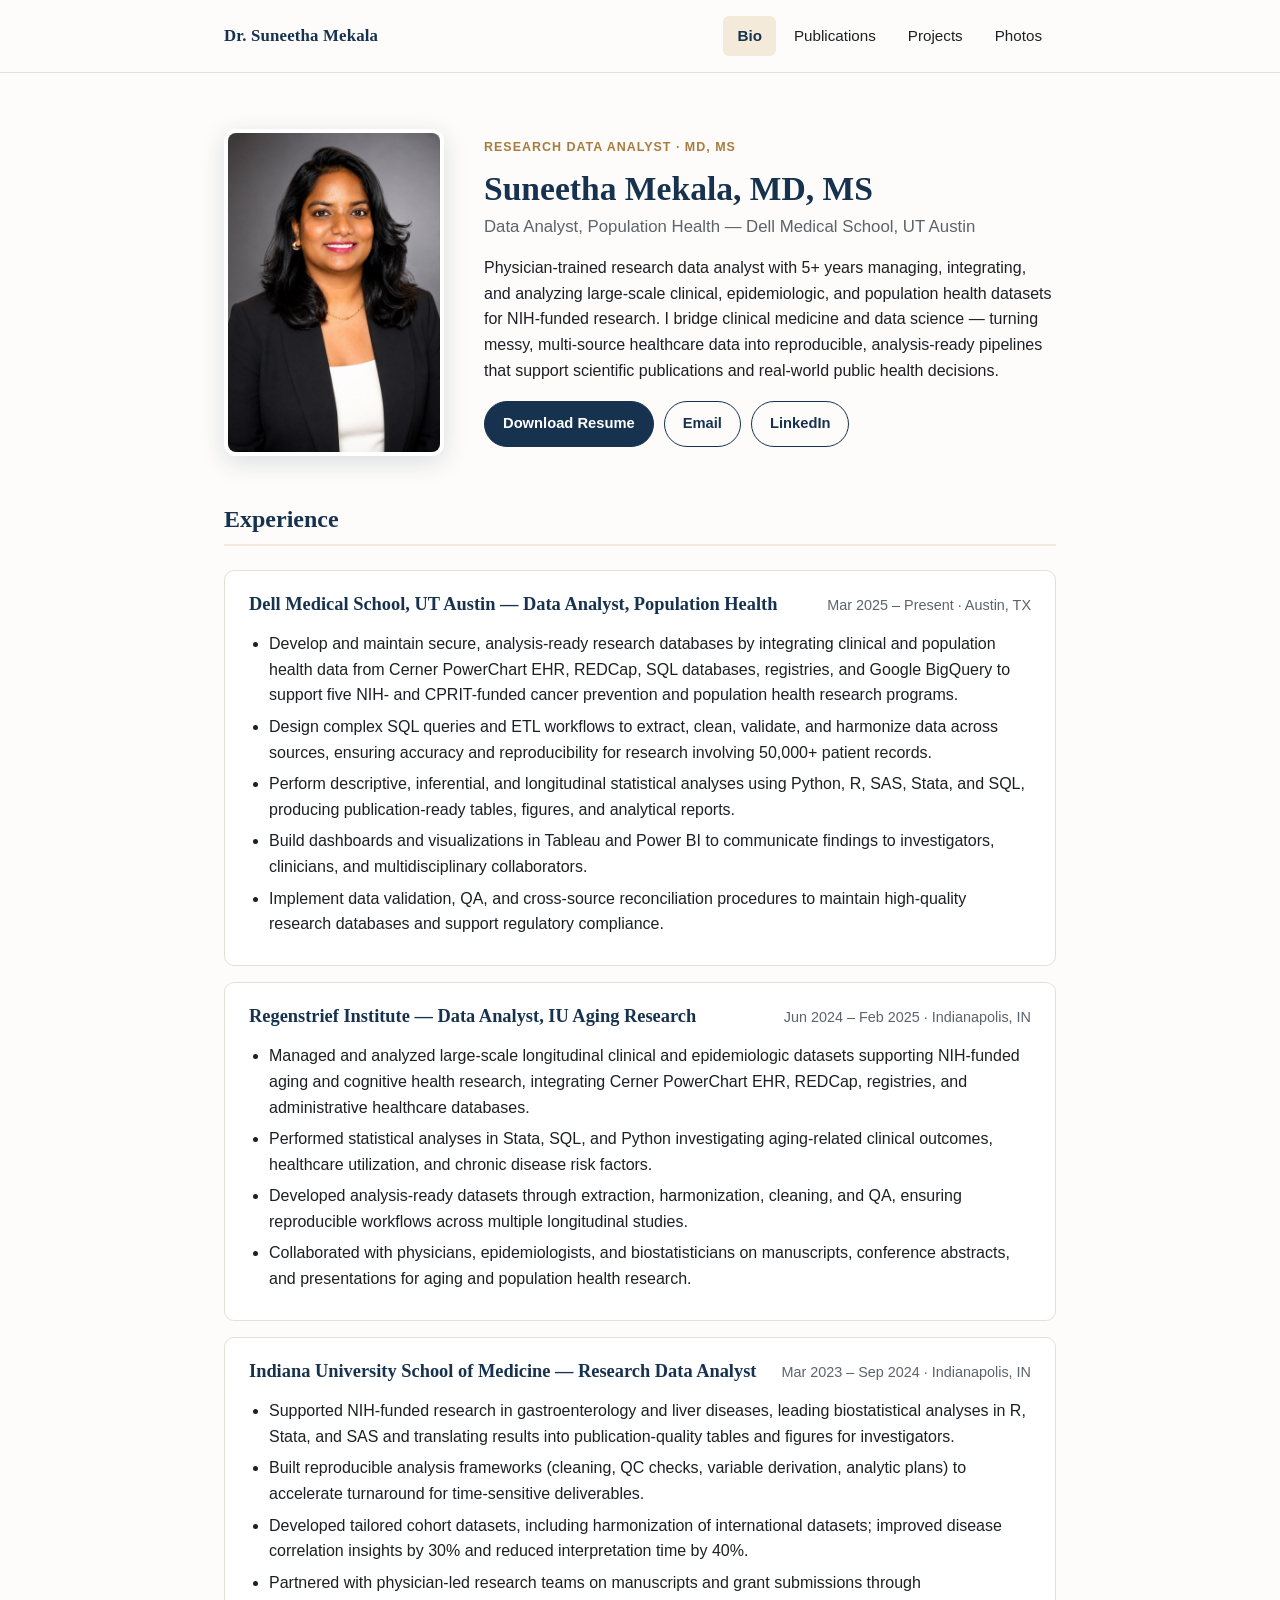
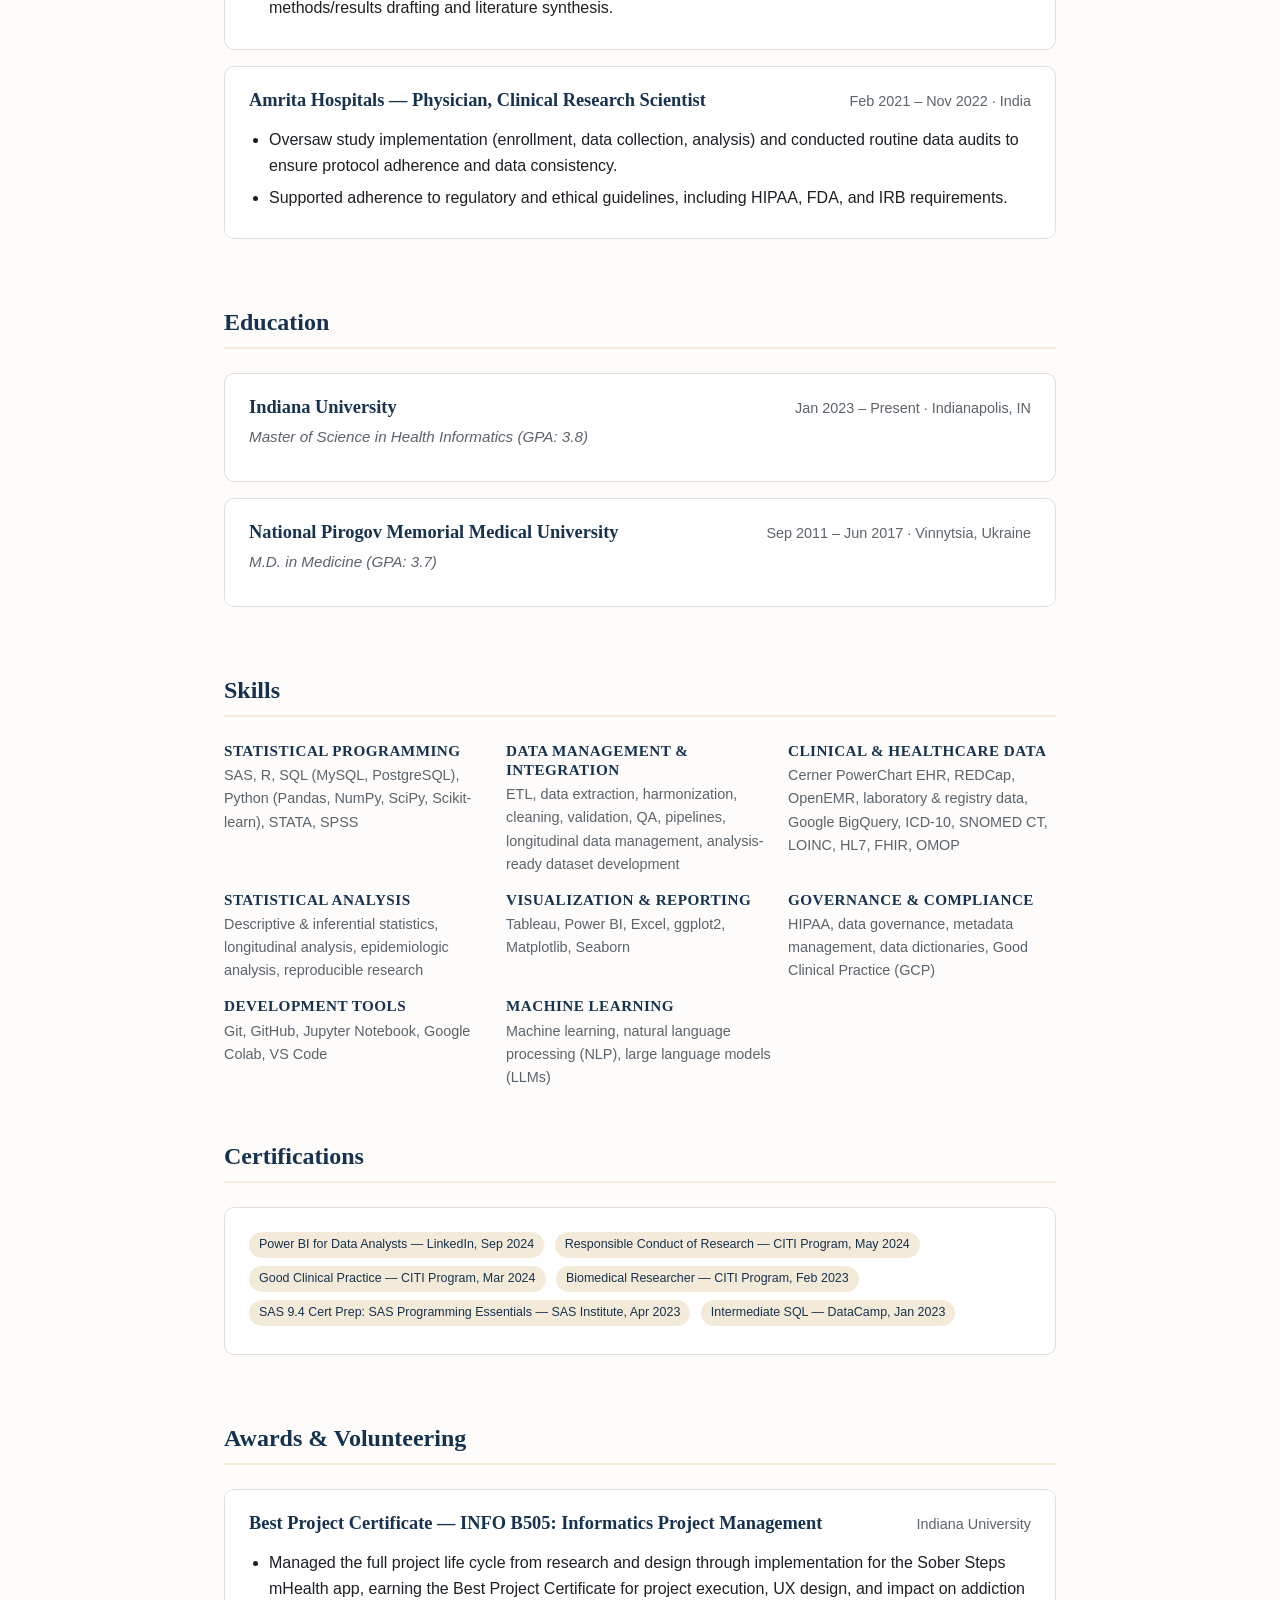
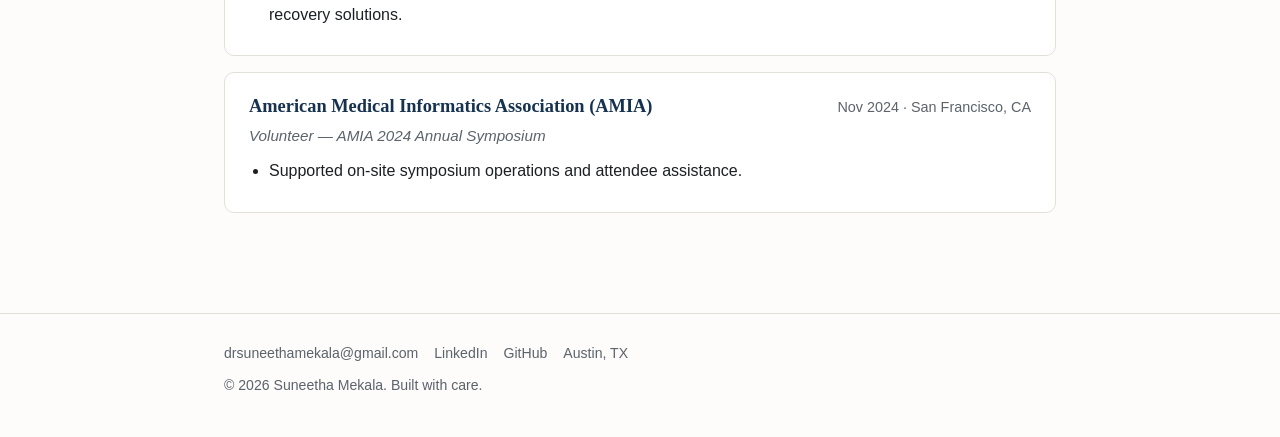
<file: index.html>
<!doctype html>
<html lang="en">
<head>
<meta charset="UTF-8">
<meta name="viewport" content="width=device-width, initial-scale=1.0">
<title>Dr. Suneetha Mekala, MD, MS — Bio</title>
<meta name="description" content="Research Data Analyst with an MD and MS in Health Informatics, specializing in clinical, epidemiologic, and population health data analysis.">
<link rel="stylesheet" href="assets/css/style.css">
</head>
<body>

<header class="site-header">
  <nav class="nav">
    <a class="nav-name" href="index.html">Dr. Suneetha Mekala</a>
    <ul class="nav-links">
      <li><a href="index.html" class="active">Bio</a></li>
      <li><a href="publications.html">Publications</a></li>
      <li><a href="projects.html">Projects</a></li>
      <li><a href="photos.html">Photos</a></li>
    </ul>
  </nav>
</header>

<main class="container">

  <section class="hero">
    <div class="hero-grid">
      <img class="hero-photo" src="assets/img/profile.jpg" alt="Portrait of Dr. Suneetha Mekala">
      <div>
        <div class="eyebrow">Research Data Analyst · MD, MS</div>
        <h1>Suneetha Mekala, MD, MS</h1>
        <p class="hero-role">Data Analyst, Population Health — Dell Medical School, UT Austin</p>
        <p>Physician-trained research data analyst with 5+ years managing, integrating, and analyzing large-scale clinical, epidemiologic, and population health datasets for NIH-funded research. I bridge clinical medicine and data science — turning messy, multi-source healthcare data into reproducible, analysis-ready pipelines that support scientific publications and real-world public health decisions.</p>
        <div class="hero-links">
          <a class="btn btn-solid" href="assets/resume/SuneethaMekala_Resume.pdf" target="_blank" rel="noopener">Download Resume</a>
          <a class="btn" href="mailto:drsuneethamekala@gmail.com">Email</a>
          <a class="btn" href="https://www.linkedin.com/in/dr-suneetha-mekala-md-ms-8a06a716b" target="_blank" rel="noopener">LinkedIn</a>
        </div>
      </div>
    </div>
  </section>

  <section>
    <h2 class="section-title">Experience</h2>

    <div class="card">
      <div class="card-row">
        <h3>Dell Medical School, UT Austin — Data Analyst, Population Health</h3>
        <span class="meta">Mar 2025 – Present · Austin, TX</span>
      </div>
      <ul class="bullets">
        <li>Develop and maintain secure, analysis-ready research databases by integrating clinical and population health data from Cerner PowerChart EHR, REDCap, SQL databases, registries, and Google BigQuery to support five NIH- and CPRIT-funded cancer prevention and population health research programs.</li>
        <li>Design complex SQL queries and ETL workflows to extract, clean, validate, and harmonize data across sources, ensuring accuracy and reproducibility for research involving 50,000+ patient records.</li>
        <li>Perform descriptive, inferential, and longitudinal statistical analyses using Python, R, SAS, Stata, and SQL, producing publication-ready tables, figures, and analytical reports.</li>
        <li>Build dashboards and visualizations in Tableau and Power BI to communicate findings to investigators, clinicians, and multidisciplinary collaborators.</li>
        <li>Implement data validation, QA, and cross-source reconciliation procedures to maintain high-quality research databases and support regulatory compliance.</li>
      </ul>
    </div>

    <div class="card">
      <div class="card-row">
        <h3>Regenstrief Institute — Data Analyst, IU Aging Research</h3>
        <span class="meta">Jun 2024 – Feb 2025 · Indianapolis, IN</span>
      </div>
      <ul class="bullets">
        <li>Managed and analyzed large-scale longitudinal clinical and epidemiologic datasets supporting NIH-funded aging and cognitive health research, integrating Cerner PowerChart EHR, REDCap, registries, and administrative healthcare databases.</li>
        <li>Performed statistical analyses in Stata, SQL, and Python investigating aging-related clinical outcomes, healthcare utilization, and chronic disease risk factors.</li>
        <li>Developed analysis-ready datasets through extraction, harmonization, cleaning, and QA, ensuring reproducible workflows across multiple longitudinal studies.</li>
        <li>Collaborated with physicians, epidemiologists, and biostatisticians on manuscripts, conference abstracts, and presentations for aging and population health research.</li>
      </ul>
    </div>

    <div class="card">
      <div class="card-row">
        <h3>Indiana University School of Medicine — Research Data Analyst</h3>
        <span class="meta">Mar 2023 – Sep 2024 · Indianapolis, IN</span>
      </div>
      <ul class="bullets">
        <li>Supported NIH-funded research in gastroenterology and liver diseases, leading biostatistical analyses in R, Stata, and SAS and translating results into publication-quality tables and figures for investigators.</li>
        <li>Built reproducible analysis frameworks (cleaning, QC checks, variable derivation, analytic plans) to accelerate turnaround for time-sensitive deliverables.</li>
        <li>Developed tailored cohort datasets, including harmonization of international datasets; improved disease correlation insights by 30% and reduced interpretation time by 40%.</li>
        <li>Partnered with physician-led research teams on manuscripts and grant submissions through methods/results drafting and literature synthesis.</li>
      </ul>
    </div>

    <div class="card">
      <div class="card-row">
        <h3>Amrita Hospitals — Physician, Clinical Research Scientist</h3>
        <span class="meta">Feb 2021 – Nov 2022 · India</span>
      </div>
      <ul class="bullets">
        <li>Oversaw study implementation (enrollment, data collection, analysis) and conducted routine data audits to ensure protocol adherence and data consistency.</li>
        <li>Supported adherence to regulatory and ethical guidelines, including HIPAA, FDA, and IRB requirements.</li>
      </ul>
    </div>
  </section>

  <section>
    <h2 class="section-title">Education</h2>
    <div class="card">
      <div class="card-row">
        <h3>Indiana University</h3>
        <span class="meta">Jan 2023 – Present · Indianapolis, IN</span>
      </div>
      <p class="card-role">Master of Science in Health Informatics (GPA: 3.8)</p>
    </div>
    <div class="card">
      <div class="card-row">
        <h3>National Pirogov Memorial Medical University</h3>
        <span class="meta">Sep 2011 – Jun 2017 · Vinnytsia, Ukraine</span>
      </div>
      <p class="card-role">M.D. in Medicine (GPA: 3.7)</p>
    </div>
  </section>

  <section>
    <h2 class="section-title">Skills</h2>
    <div class="skills-grid">
      <div class="skill-card">
        <h3>Statistical Programming</h3>
        <p>SAS, R, SQL (MySQL, PostgreSQL), Python (Pandas, NumPy, SciPy, Scikit-learn), STATA, SPSS</p>
      </div>
      <div class="skill-card">
        <h3>Data Management &amp; Integration</h3>
        <p>ETL, data extraction, harmonization, cleaning, validation, QA, pipelines, longitudinal data management, analysis-ready dataset development</p>
      </div>
      <div class="skill-card">
        <h3>Clinical &amp; Healthcare Data</h3>
        <p>Cerner PowerChart EHR, REDCap, OpenEMR, laboratory &amp; registry data, Google BigQuery, ICD-10, SNOMED CT, LOINC, HL7, FHIR, OMOP</p>
      </div>
      <div class="skill-card">
        <h3>Statistical Analysis</h3>
        <p>Descriptive &amp; inferential statistics, longitudinal analysis, epidemiologic analysis, reproducible research</p>
      </div>
      <div class="skill-card">
        <h3>Visualization &amp; Reporting</h3>
        <p>Tableau, Power BI, Excel, ggplot2, Matplotlib, Seaborn</p>
      </div>
      <div class="skill-card">
        <h3>Governance &amp; Compliance</h3>
        <p>HIPAA, data governance, metadata management, data dictionaries, Good Clinical Practice (GCP)</p>
      </div>
      <div class="skill-card">
        <h3>Development Tools</h3>
        <p>Git, GitHub, Jupyter Notebook, Google Colab, VS Code</p>
      </div>
      <div class="skill-card">
        <h3>Machine Learning</h3>
        <p>Machine learning, natural language processing (NLP), large language models (LLMs)</p>
      </div>
    </div>
  </section>

  <section>
    <h2 class="section-title">Certifications</h2>
    <div class="card">
      <span class="tag">Power BI for Data Analysts — LinkedIn, Sep 2024</span>
      <span class="tag">Responsible Conduct of Research — CITI Program, May 2024</span>
      <span class="tag">Good Clinical Practice — CITI Program, Mar 2024</span>
      <span class="tag">Biomedical Researcher — CITI Program, Feb 2023</span>
      <span class="tag">SAS 9.4 Cert Prep: SAS Programming Essentials — SAS Institute, Apr 2023</span>
      <span class="tag">Intermediate SQL — DataCamp, Jan 2023</span>
    </div>
  </section>

  <section>
    <h2 class="section-title">Awards &amp; Volunteering</h2>
    <div class="card">
      <div class="card-row">
        <h3>Best Project Certificate — INFO B505: Informatics Project Management</h3>
        <span class="meta">Indiana University</span>
      </div>
      <ul class="bullets">
        <li>Managed the full project life cycle from research and design through implementation for the Sober Steps mHealth app, earning the Best Project Certificate for project execution, UX design, and impact on addiction recovery solutions.</li>
      </ul>
    </div>
    <div class="card">
      <div class="card-row">
        <h3>American Medical Informatics Association (AMIA)</h3>
        <span class="meta">Nov 2024 · San Francisco, CA</span>
      </div>
      <p class="card-role">Volunteer — AMIA 2024 Annual Symposium</p>
      <ul class="bullets">
        <li>Supported on-site symposium operations and attendee assistance.</li>
      </ul>
    </div>
  </section>

</main>

<footer class="site-footer">
  <div class="container">
    <div class="footer-links">
      <a href="mailto:drsuneethamekala@gmail.com">drsuneethamekala@gmail.com</a>
      <a href="https://www.linkedin.com/in/dr-suneetha-mekala-md-ms-8a06a716b" target="_blank" rel="noopener">LinkedIn</a>
      <a href="https://github.com/Drsuneetha19" target="_blank" rel="noopener">GitHub</a>
      <span>Austin, TX</span>
    </div>
    <div>&copy; 2026 Suneetha Mekala. Built with care.</div>
  </div>
</footer>

</body>
</html>
</file>
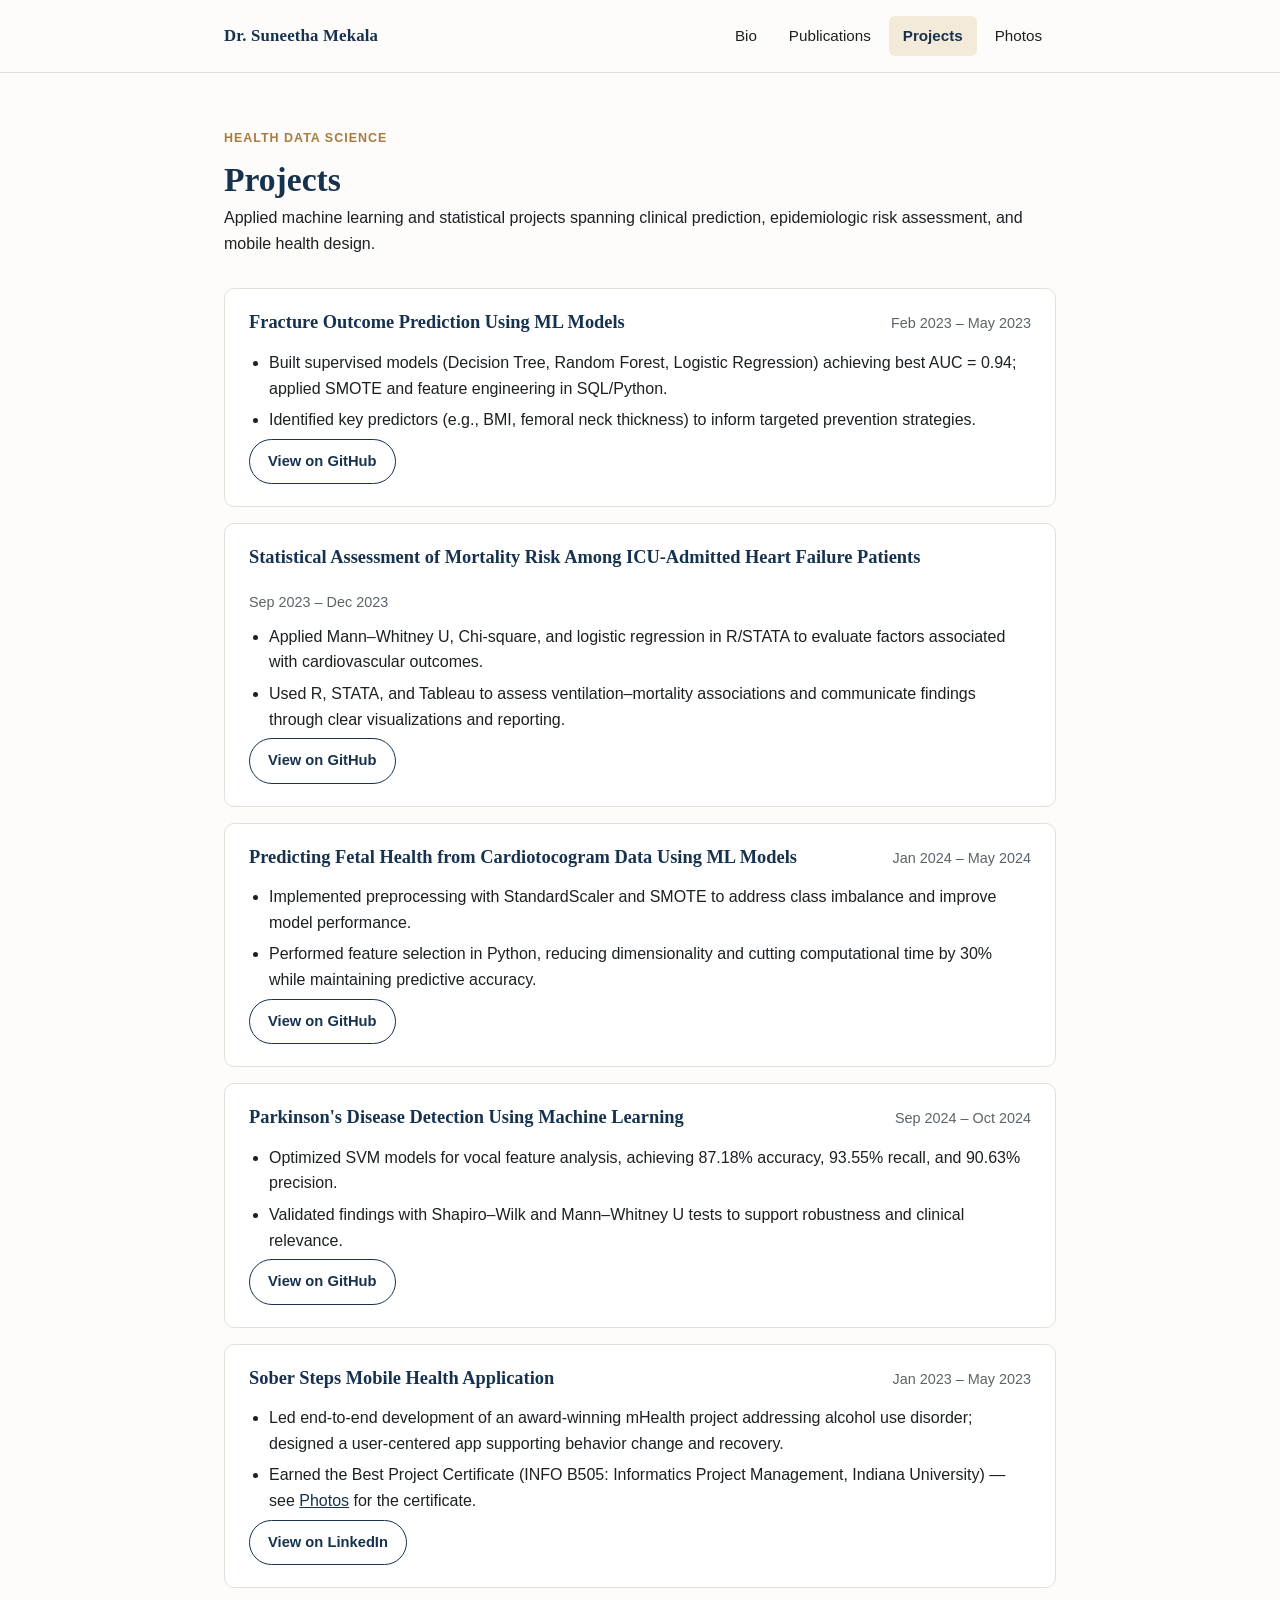
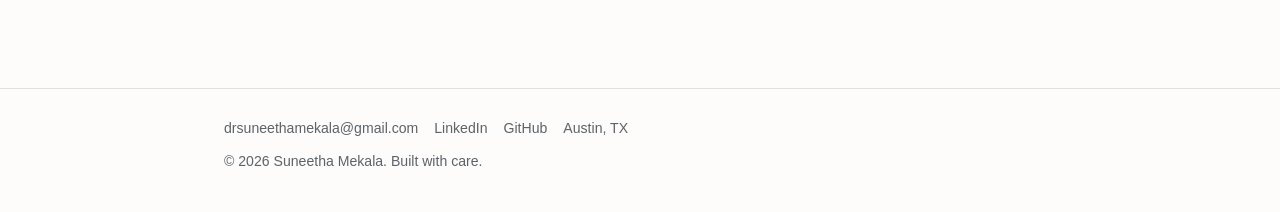
<file: projects.html>
<!doctype html>
<html lang="en">
<head>
<meta charset="UTF-8">
<meta name="viewport" content="width=device-width, initial-scale=1.0">
<title>Projects — Dr. Suneetha Mekala</title>
<meta name="description" content="Data science and health informatics projects by Dr. Suneetha Mekala.">
<link rel="stylesheet" href="assets/css/style.css">
</head>
<body>

<header class="site-header">
  <nav class="nav">
    <a class="nav-name" href="index.html">Dr. Suneetha Mekala</a>
    <ul class="nav-links">
      <li><a href="index.html">Bio</a></li>
      <li><a href="publications.html">Publications</a></li>
      <li><a href="projects.html" class="active">Projects</a></li>
      <li><a href="photos.html">Photos</a></li>
    </ul>
  </nav>
</header>

<main class="container">
  <section class="hero" style="padding-bottom: 8px;">
    <div class="eyebrow">Health Data Science</div>
    <h1>Projects</h1>
    <p>Applied machine learning and statistical projects spanning clinical prediction, epidemiologic risk assessment, and mobile health design.</p>
  </section>

  <section>
    <div class="card">
      <div class="card-row">
        <h3>Fracture Outcome Prediction Using ML Models</h3>
        <span class="meta">Feb 2023 – May 2023</span>
      </div>
      <ul class="bullets">
        <li>Built supervised models (Decision Tree, Random Forest, Logistic Regression) achieving best AUC = 0.94; applied SMOTE and feature engineering in SQL/Python.</li>
        <li>Identified key predictors (e.g., BMI, femoral neck thickness) to inform targeted prevention strategies.</li>
      </ul>
      <a class="btn" href="https://github.com/Drsuneetha19/Prediction-of-Bone-fractures" target="_blank" rel="noopener">View on GitHub</a>
    </div>

    <div class="card">
      <div class="card-row">
        <h3>Statistical Assessment of Mortality Risk Among ICU-Admitted Heart Failure Patients</h3>
        <span class="meta">Sep 2023 – Dec 2023</span>
      </div>
      <ul class="bullets">
        <li>Applied Mann–Whitney U, Chi-square, and logistic regression in R/STATA to evaluate factors associated with cardiovascular outcomes.</li>
        <li>Used R, STATA, and Tableau to assess ventilation–mortality associations and communicate findings through clear visualizations and reporting.</li>
      </ul>
      <a class="btn" href="https://github.com/Drsuneetha19/Analysis-of-risk-factors-associated-with-Heart-Attack" target="_blank" rel="noopener">View on GitHub</a>
    </div>

    <div class="card">
      <div class="card-row">
        <h3>Predicting Fetal Health from Cardiotocogram Data Using ML Models</h3>
        <span class="meta">Jan 2024 – May 2024</span>
      </div>
      <ul class="bullets">
        <li>Implemented preprocessing with StandardScaler and SMOTE to address class imbalance and improve model performance.</li>
        <li>Performed feature selection in Python, reducing dimensionality and cutting computational time by 30% while maintaining predictive accuracy.</li>
      </ul>
      <a class="btn" href="https://github.com/Drsuneetha19/Predicting-Fetal-Health-from-Cardiotocogram-Data-Using-ML-models" target="_blank" rel="noopener">View on GitHub</a>
    </div>

    <div class="card">
      <div class="card-row">
        <h3>Parkinson's Disease Detection Using Machine Learning</h3>
        <span class="meta">Sep 2024 – Oct 2024</span>
      </div>
      <ul class="bullets">
        <li>Optimized SVM models for vocal feature analysis, achieving 87.18% accuracy, 93.55% recall, and 90.63% precision.</li>
        <li>Validated findings with Shapiro–Wilk and Mann–Whitney U tests to support robustness and clinical relevance.</li>
      </ul>
      <a class="btn" href="https://github.com/Drsuneetha19/Parkinsons-Disease-Detection" target="_blank" rel="noopener">View on GitHub</a>
    </div>

    <div class="card">
      <div class="card-row">
        <h3>Sober Steps Mobile Health Application</h3>
        <span class="meta">Jan 2023 – May 2023</span>
      </div>
      <ul class="bullets">
        <li>Led end-to-end development of an award-winning mHealth project addressing alcohol use disorder; designed a user-centered app supporting behavior change and recovery.</li>
        <li>Earned the Best Project Certificate (INFO B505: Informatics Project Management, Indiana University) — see <a href="photos.html">Photos</a> for the certificate.</li>
      </ul>
      <a class="btn" href="https://www.linkedin.com/feed/update/urn:li:activity:7116166095304105984/" target="_blank" rel="noopener">View on LinkedIn</a>
    </div>
  </section>
</main>

<footer class="site-footer">
  <div class="container">
    <div class="footer-links">
      <a href="mailto:drsuneethamekala@gmail.com">drsuneethamekala@gmail.com</a>
      <a href="https://www.linkedin.com/in/dr-suneetha-mekala-md-ms-8a06a716b" target="_blank" rel="noopener">LinkedIn</a>
      <a href="https://github.com/Drsuneetha19" target="_blank" rel="noopener">GitHub</a>
      <span>Austin, TX</span>
    </div>
    <div>&copy; 2026 Suneetha Mekala. Built with care.</div>
  </div>
</footer>

</body>
</html>
</file>
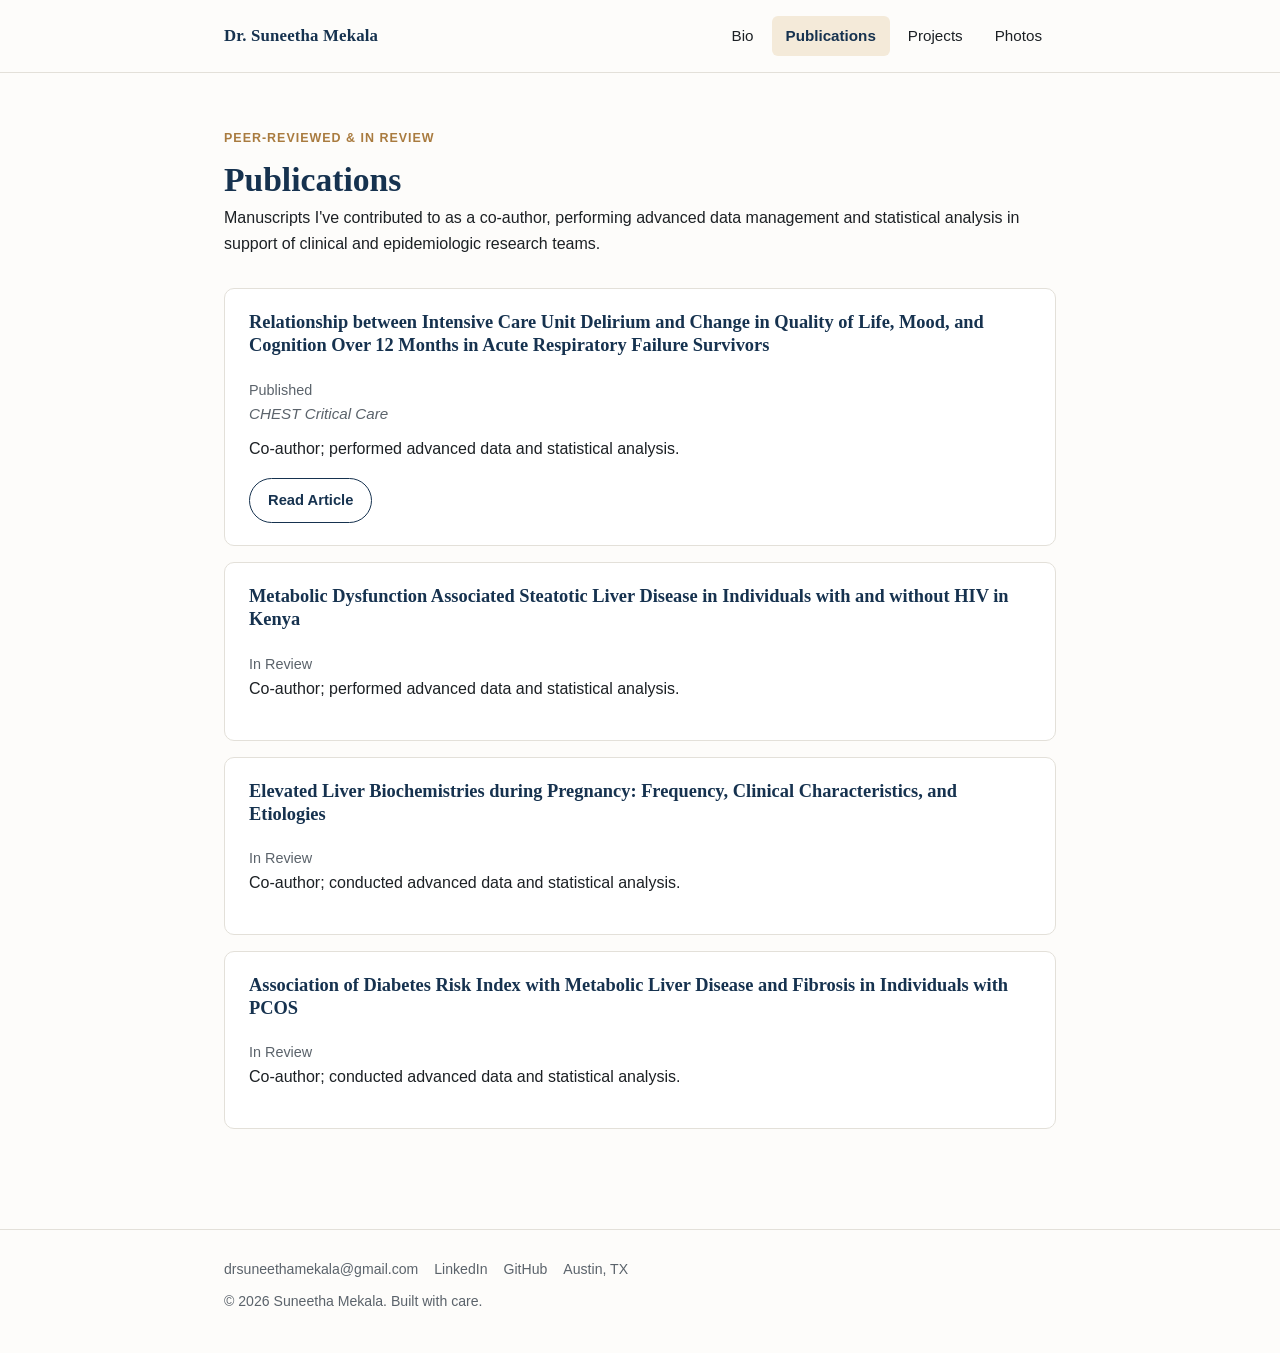
<file: publications.html>
<!doctype html>
<html lang="en">
<head>
<meta charset="UTF-8">
<meta name="viewport" content="width=device-width, initial-scale=1.0">
<title>Publications — Dr. Suneetha Mekala</title>
<meta name="description" content="Peer-reviewed publications and manuscripts co-authored by Dr. Suneetha Mekala.">
<link rel="stylesheet" href="assets/css/style.css">
</head>
<body>

<header class="site-header">
  <nav class="nav">
    <a class="nav-name" href="index.html">Dr. Suneetha Mekala</a>
    <ul class="nav-links">
      <li><a href="index.html">Bio</a></li>
      <li><a href="publications.html" class="active">Publications</a></li>
      <li><a href="projects.html">Projects</a></li>
      <li><a href="photos.html">Photos</a></li>
    </ul>
  </nav>
</header>

<main class="container">
  <section class="hero" style="padding-bottom: 8px;">
    <div class="eyebrow">Peer-Reviewed &amp; In Review</div>
    <h1>Publications</h1>
    <p>Manuscripts I've contributed to as a co-author, performing advanced data management and statistical analysis in support of clinical and epidemiologic research teams.</p>
  </section>

  <section>
    <div class="card">
      <div class="card-row">
        <h3>Relationship between Intensive Care Unit Delirium and Change in Quality of Life, Mood, and Cognition Over 12 Months in Acute Respiratory Failure Survivors</h3>
        <span class="meta">Published</span>
      </div>
      <p class="card-role">CHEST Critical Care</p>
      <p>Co-author; performed advanced data and statistical analysis.</p>
      <a class="btn" href="https://www.chestcc.org/article/S2949-7884(26)00009-2/fulltext" target="_blank" rel="noopener">Read Article</a>
    </div>

    <div class="card">
      <div class="card-row">
        <h3>Metabolic Dysfunction Associated Steatotic Liver Disease in Individuals with and without HIV in Kenya</h3>
        <span class="meta">In Review</span>
      </div>
      <p>Co-author; performed advanced data and statistical analysis.</p>
    </div>

    <div class="card">
      <div class="card-row">
        <h3>Elevated Liver Biochemistries during Pregnancy: Frequency, Clinical Characteristics, and Etiologies</h3>
        <span class="meta">In Review</span>
      </div>
      <p>Co-author; conducted advanced data and statistical analysis.</p>
    </div>

    <div class="card">
      <div class="card-row">
        <h3>Association of Diabetes Risk Index with Metabolic Liver Disease and Fibrosis in Individuals with PCOS</h3>
        <span class="meta">In Review</span>
      </div>
      <p>Co-author; conducted advanced data and statistical analysis.</p>
    </div>
  </section>
</main>

<footer class="site-footer">
  <div class="container">
    <div class="footer-links">
      <a href="mailto:drsuneethamekala@gmail.com">drsuneethamekala@gmail.com</a>
      <a href="https://www.linkedin.com/in/dr-suneetha-mekala-md-ms-8a06a716b" target="_blank" rel="noopener">LinkedIn</a>
      <a href="https://github.com/Drsuneetha19" target="_blank" rel="noopener">GitHub</a>
      <span>Austin, TX</span>
    </div>
    <div>&copy; 2026 Suneetha Mekala. Built with care.</div>
  </div>
</footer>

</body>
</html>
</file>
<file: assets/css/style.css>
/* Dr. Suneetha Mekala — portfolio stylesheet */

:root {
  --ink: #1c2024;
  --muted: #5b636b;
  --line: #e3e0d9;
  --paper: #fdfcfa;
  --card: #ffffff;
  --navy: #16324f;
  --gold: #a97b3f;
  --gold-soft: #f4ead9;
  --radius: 10px;
  --max: 880px;
}

* { box-sizing: border-box; }

html { scroll-behavior: smooth; }

body {
  margin: 0;
  background: var(--paper);
  color: var(--ink);
  font-family: -apple-system, BlinkMacSystemFont, "Segoe UI", Helvetica, Arial, sans-serif;
  line-height: 1.6;
  -webkit-font-smoothing: antialiased;
}

h1, h2, h3 {
  font-family: Georgia, "Iowan Old Style", "Palatino Linotype", serif;
  color: var(--navy);
  line-height: 1.25;
  margin: 0 0 0.5em;
}

h1 { font-size: 2.1rem; }
h2 { font-size: 1.5rem; margin-top: 0; }
h3 { font-size: 1.15rem; margin-bottom: 0.3em; }

p { margin: 0 0 1em; }

a { color: var(--navy); }
a:hover { color: var(--gold); }

.container {
  max-width: var(--max);
  margin: 0 auto;
  padding: 0 24px;
}

/* ---------- Header / Nav ---------- */

.site-header {
  border-bottom: 1px solid var(--line);
  background: var(--paper);
  position: sticky;
  top: 0;
  z-index: 10;
}

.nav {
  max-width: var(--max);
  margin: 0 auto;
  padding: 16px 24px;
  display: flex;
  align-items: center;
  justify-content: space-between;
  gap: 16px;
  flex-wrap: wrap;
}

.nav-name {
  font-family: Georgia, serif;
  font-weight: 700;
  font-size: 1.05rem;
  color: var(--navy);
  text-decoration: none;
  letter-spacing: 0.01em;
}

.nav-links {
  display: flex;
  gap: 4px;
  flex-wrap: wrap;
  list-style: none;
  margin: 0;
  padding: 0;
}

.nav-links a {
  display: inline-block;
  padding: 8px 14px;
  border-radius: 6px;
  text-decoration: none;
  color: var(--ink);
  font-size: 0.95rem;
}

.nav-links a:hover {
  background: var(--gold-soft);
  color: var(--navy);
}

.nav-links a.active {
  color: var(--navy);
  font-weight: 700;
  background: var(--gold-soft);
}

/* ---------- Hero (Bio page) ---------- */

.hero {
  padding: 56px 0 40px;
}

.hero-grid {
  display: grid;
  grid-template-columns: 220px 1fr;
  gap: 40px;
  align-items: center;
}

.hero-photo {
  width: 220px;
  height: auto;
  border-radius: 12px;
  border: 4px solid var(--card);
  box-shadow: 0 6px 24px rgba(22, 50, 79, 0.15);
}

.eyebrow {
  text-transform: uppercase;
  letter-spacing: 0.08em;
  font-size: 0.78rem;
  color: var(--gold);
  font-weight: 700;
  margin-bottom: 10px;
}

.hero h1 { margin-bottom: 4px; }

.hero-role {
  color: var(--muted);
  font-size: 1.05rem;
  margin-bottom: 14px;
}

.hero-links {
  display: flex;
  flex-wrap: wrap;
  gap: 10px;
  margin-top: 18px;
}

/* ---------- Buttons ---------- */

.btn {
  display: inline-flex;
  align-items: center;
  gap: 8px;
  padding: 10px 18px;
  border-radius: 999px;
  text-decoration: none;
  font-size: 0.92rem;
  font-weight: 600;
  border: 1px solid var(--navy);
  color: var(--navy);
  background: transparent;
  transition: background 0.15s ease, color 0.15s ease;
}

.btn:hover {
  background: var(--navy);
  color: #fff;
}

.btn-solid {
  background: var(--navy);
  color: #fff;
}

.btn-solid:hover {
  background: var(--gold);
  border-color: var(--gold);
  color: #fff;
}

/* ---------- Sections / Cards ---------- */

section { padding: 8px 0 44px; }

.section-title {
  border-bottom: 2px solid var(--gold-soft);
  padding-bottom: 10px;
  margin-bottom: 24px;
}

.card {
  background: var(--card);
  border: 1px solid var(--line);
  border-radius: var(--radius);
  padding: 22px 24px;
  margin-bottom: 16px;
}

.card-row {
  display: flex;
  justify-content: space-between;
  align-items: baseline;
  gap: 16px;
  flex-wrap: wrap;
}

.card-role {
  color: var(--muted);
  font-style: italic;
  font-size: 0.95rem;
  margin-bottom: 10px;
}

.tag {
  display: inline-block;
  font-size: 0.78rem;
  color: var(--navy);
  background: var(--gold-soft);
  padding: 3px 10px;
  border-radius: 999px;
  margin: 0 6px 6px 0;
}

.meta {
  color: var(--muted);
  font-size: 0.9rem;
  white-space: nowrap;
}

ul.bullets {
  margin: 10px 0 0;
  padding-left: 20px;
}

ul.bullets li { margin-bottom: 6px; }

/* ---------- Skills grid (Bio) ---------- */

.skills-grid {
  display: grid;
  grid-template-columns: repeat(auto-fit, minmax(230px, 1fr));
  gap: 14px;
}

.skill-card h3 {
  font-size: 0.95rem;
  color: var(--navy);
  text-transform: uppercase;
  letter-spacing: 0.03em;
}

.skill-card p {
  font-size: 0.9rem;
  color: var(--muted);
  margin: 0;
}

/* ---------- Photo grid ---------- */

.photo-grid {
  display: grid;
  grid-template-columns: repeat(auto-fit, minmax(260px, 1fr));
  gap: 22px;
}

.photo-card {
  background: var(--card);
  border: 1px solid var(--line);
  border-radius: var(--radius);
  overflow: hidden;
}

.photo-card a { display: block; }

.photo-card img {
  width: 100%;
  aspect-ratio: 4 / 3;
  object-fit: cover;
  display: block;
  background: var(--gold-soft);
}

.photo-card-body {
  padding: 16px 18px;
}

.photo-card h3 { font-size: 1rem; margin-bottom: 6px; }

.photo-card p {
  font-size: 0.88rem;
  color: var(--muted);
  margin-bottom: 0;
}

.ribbon {
  display: inline-block;
  font-size: 0.75rem;
  font-weight: 700;
  color: #fff;
  background: var(--gold);
  padding: 3px 10px;
  border-radius: 999px;
  margin-bottom: 8px;
}

/* ---------- Footer ---------- */

.site-footer {
  border-top: 1px solid var(--line);
  margin-top: 40px;
  padding: 28px 0 40px;
  color: var(--muted);
  font-size: 0.88rem;
}

.footer-links {
  display: flex;
  gap: 16px;
  flex-wrap: wrap;
  margin-bottom: 10px;
}

.footer-links a { color: var(--muted); text-decoration: none; }
.footer-links a:hover { color: var(--navy); }

/* ---------- Lightbox (Photos page) ---------- */

.lightbox {
  display: none;
  position: fixed;
  inset: 0;
  background: rgba(20, 20, 20, 0.92);
  z-index: 100;
  align-items: center;
  justify-content: center;
  padding: 30px;
}

.lightbox.open { display: flex; }

.lightbox img {
  max-width: 100%;
  max-height: 88vh;
  border-radius: 6px;
  box-shadow: 0 10px 40px rgba(0,0,0,0.5);
}

.lightbox-close {
  position: absolute;
  top: 20px;
  right: 28px;
  color: #fff;
  font-size: 2rem;
  line-height: 1;
  cursor: pointer;
  background: none;
  border: none;
}

.lightbox-caption {
  position: absolute;
  bottom: 24px;
  left: 0;
  right: 0;
  text-align: center;
  color: #f0ece3;
  font-size: 0.92rem;
  padding: 0 20px;
}

/* ---------- Responsive ---------- */

@media (max-width: 640px) {
  .hero-grid {
    grid-template-columns: 1fr;
    text-align: center;
    justify-items: center;
  }
  .hero-links { justify-content: center; }
  .card-row { flex-direction: column; }
  h1 { font-size: 1.7rem; }
}

/* ---------- Dark mode ---------- */

@media (prefers-color-scheme: dark) {
  :root {
    --ink: #e8e6e1;
    --muted: #a3a9ae;
    --line: #33393f;
    --paper: #14181c;
    --card: #1b2126;
    --navy: #cfe0f2;
    --gold: #e0b878;
    --gold-soft: #232a24;
  }
  .btn { color: var(--navy); border-color: var(--navy); }
  .btn:hover { background: var(--navy); color: #14181c; }
  .btn-solid { color: #14181c; }
  .btn-solid:hover { color: #14181c; }
  .tag, .nav-links a.active { color: var(--navy); }
  .ribbon { color: #14181c; }
}
</file>
